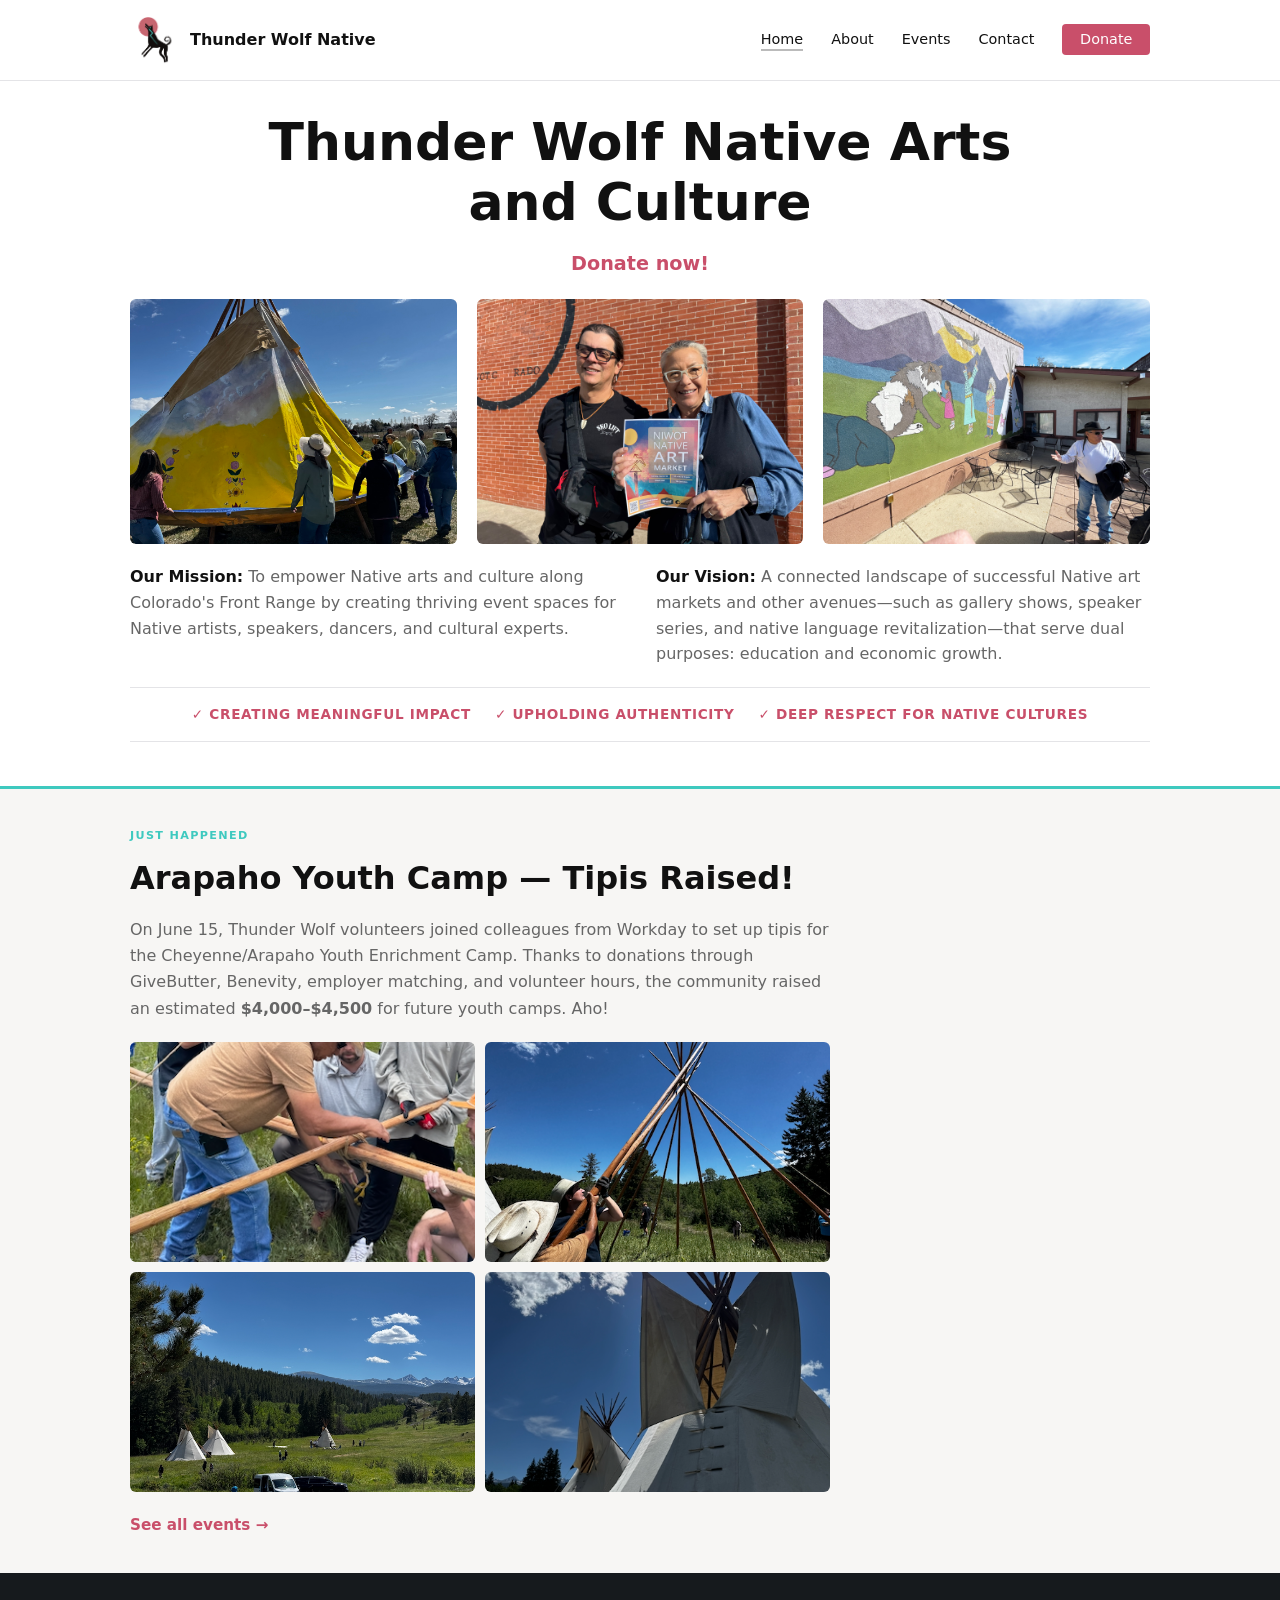
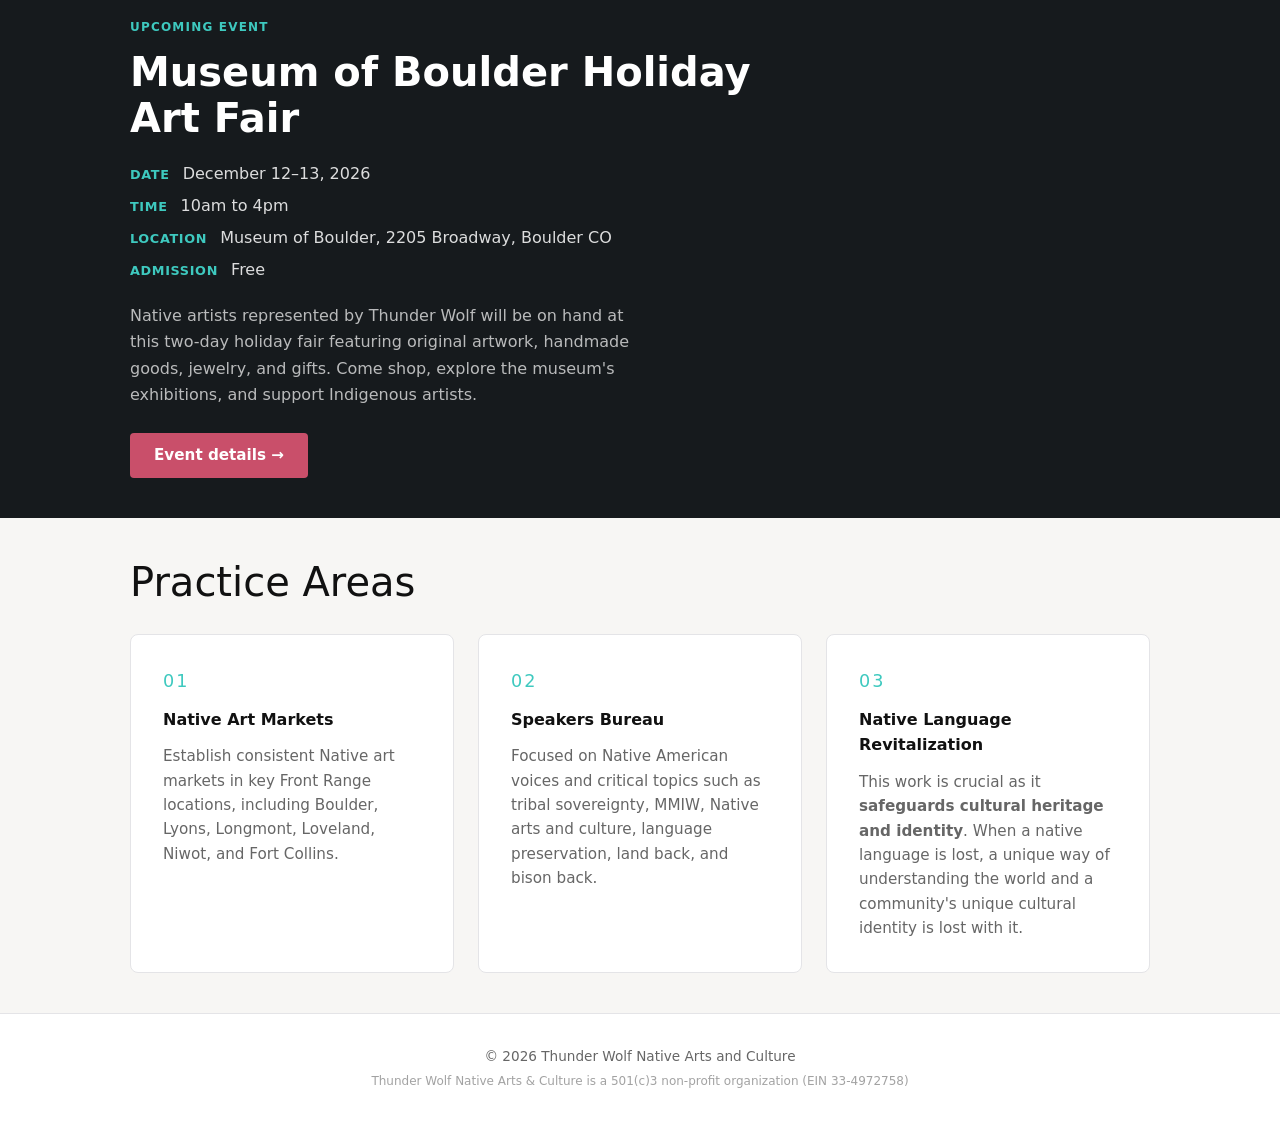
<file: index.html>
<!DOCTYPE html>
<html lang="en">
<head>
  <meta charset="UTF-8">
  <meta name="viewport" content="width=device-width, initial-scale=1.0">
  <title>Thunder Wolf Native Arts and Culture</title>
  <meta name="description" content="Empowering Native arts and culture along Colorado's Front Range by creating thriving event spaces for Native artists, speakers, dancers, and cultural experts.">
  <meta property="og:title" content="Thunder Wolf Native Arts and Culture">
  <meta property="og:description" content="Empowering Native arts and culture along Colorado's Front Range.">
  <meta property="og:image" content="https://thunderwolfnative.org/img/logo.png">
  <meta property="og:url" content="https://thunderwolfnative.org">
  <meta property="og:type" content="website">
  <link rel="stylesheet" href="css/style.css">
  <!-- Google tag (gtag.js) -->
  <script async src="https://www.googletagmanager.com/gtag/js?id=G-LJMXVS3ESV"></script>
  <script>
    window.dataLayer = window.dataLayer || [];
    function gtag(){dataLayer.push(arguments);}
    gtag('js', new Date());
    gtag('config', 'G-LJMXVS3ESV');
  </script>
</head>
<body>

  <nav>
    <div class="container nav-inner">
      <a href="/" class="nav-brand">
        <img src="img/logo.png" alt="Thunder Wolf logo">
        Thunder Wolf Native
      </a>
      <ul class="nav-links">
        <li><a href="index.html" class="active">Home</a></li>
        <li><a href="about.html">About</a></li>
        <li><a href="events.html">Events</a></li>
        <li><a href="contact.html">Contact</a></li>
        <li><a href="donate.html" class="nav-donate">Donate</a></li>
      </ul>
    </div>
  </nav>

  <main>

    <section class="hero container">
      <h1>Thunder Wolf Native Arts and Culture</h1>
      <p class="donate-cta"><a href="donate.html">Donate now!</a></p>

      <div class="hero-images">
        <img src="img/raise-tipi.jpg" alt="Raising the Lakota tipi in Niwot">
        <img src="img/tmyer-nico.jpg" alt="Tom Myer at a Native arts event">
        <img src="img/fred-niwot.jpg" alt="Fred Mosqueda speaking in Niwot">
      </div>

      <div class="mission-vision">
        <p><strong>Our Mission:</strong> To empower Native arts and culture along Colorado's Front Range by creating thriving event spaces for Native artists, speakers, dancers, and cultural experts.</p>
        <p><strong>Our Vision:</strong> A connected landscape of successful Native art markets and other avenues—such as gallery shows, speaker series, and native language revitalization—that serve dual purposes: education and economic growth.</p>
      </div>

      <div class="value-props">
        <span>Creating Meaningful Impact</span>
        <span>Upholding Authenticity</span>
        <span>Deep Respect for Native Cultures</span>
      </div>
    </section>

    <section class="news-splash">
      <div class="container">
        <div class="news-splash-inner">
          <span class="news-label">Just happened</span>
          <h2>Arapaho Youth Camp — Tipis Raised!</h2>
          <p>On June 15, Thunder Wolf volunteers joined colleagues from Workday to set up tipis for the Cheyenne/Arapaho Youth Enrichment Camp. Thanks to donations through GiveButter, Benevity, employer matching, and volunteer hours, the community raised an estimated <strong>$4,000–$4,500</strong> for future youth camps. Aho!</p>
          <div class="news-photos">
            <img src="img/camp-1.png" alt="Volunteers raising the tipi at Arapaho Youth Camp">
            <img src="img/camp-2.png" alt="Tipi setup at Arapaho Youth Camp">
            <img src="img/camp-3.png" alt="Community at Arapaho Youth Camp">
            <img src="img/camp-4.png" alt="Completed tipi at Arapaho Youth Camp">
          </div>
          <a href="events.html" class="news-link">See all events &rarr;</a>
        </div>
      </div>
    </section>

    <section class="event-spotlight">
      <div class="container">
        <div class="event-spotlight-inner event-spotlight-inner--no-poster">
          <div class="event-details">
            <span class="event-label">Upcoming Event</span>
            <h2>Museum of Boulder Holiday Art Fair</h2>
            <ul class="event-meta">
              <li><strong>Date</strong> December 12–13, 2026</li>
              <li><strong>Time</strong> 10am to 4pm</li>
              <li><strong>Location</strong> Museum of Boulder, 2205 Broadway, Boulder CO</li>
              <li><strong>Admission</strong> Free</li>
            </ul>
            <p>Native artists represented by Thunder Wolf will be on hand at this two-day holiday fair featuring original artwork, handmade goods, jewelry, and gifts. Come shop, explore the museum's exhibitions, and support Indigenous artists.</p>
            <a href="https://museumofboulder.org/events/museum-of-boulder-holiday-art-fair/2026-12-13/" class="event-link" target="_blank" rel="noopener noreferrer">Event details &rarr;</a>
          </div>
        </div>
      </div>
    </section>

    <section class="practice">
      <div class="container">
        <div class="practice-header">
          <h2>Practice Areas</h2>
        </div>
        <div class="cards">
          <div class="card">
            <span class="card-num">01</span>
            <h3>Native Art Markets</h3>
            <p>Establish consistent Native art markets in key Front Range locations, including Boulder, Lyons, Longmont, Loveland, Niwot, and Fort Collins.</p>
          </div>
          <div class="card">
            <span class="card-num">02</span>
            <h3>Speakers Bureau</h3>
            <p>Focused on Native American voices and critical topics such as tribal sovereignty, MMIW, Native arts and culture, language preservation, land back, and bison back.</p>
          </div>
          <div class="card">
            <span class="card-num">03</span>
            <h3>Native Language Revitalization</h3>
            <p>This work is crucial as it <strong>safeguards cultural heritage and identity</strong>. When a native language is lost, a unique way of understanding the world and a community's unique cultural identity is lost with it.</p>
          </div>
        </div>
      </div>
    </section>

  </main>

  <footer>
    <div class="container">
      <p>&copy; 2026 Thunder Wolf Native Arts and Culture</p><p class="footer-ein">Thunder Wolf Native Arts &amp; Culture is a 501(c)3 non-profit organization (EIN 33-4972758)</p>
    </div>
  </footer>

</body>
</html>
</file>
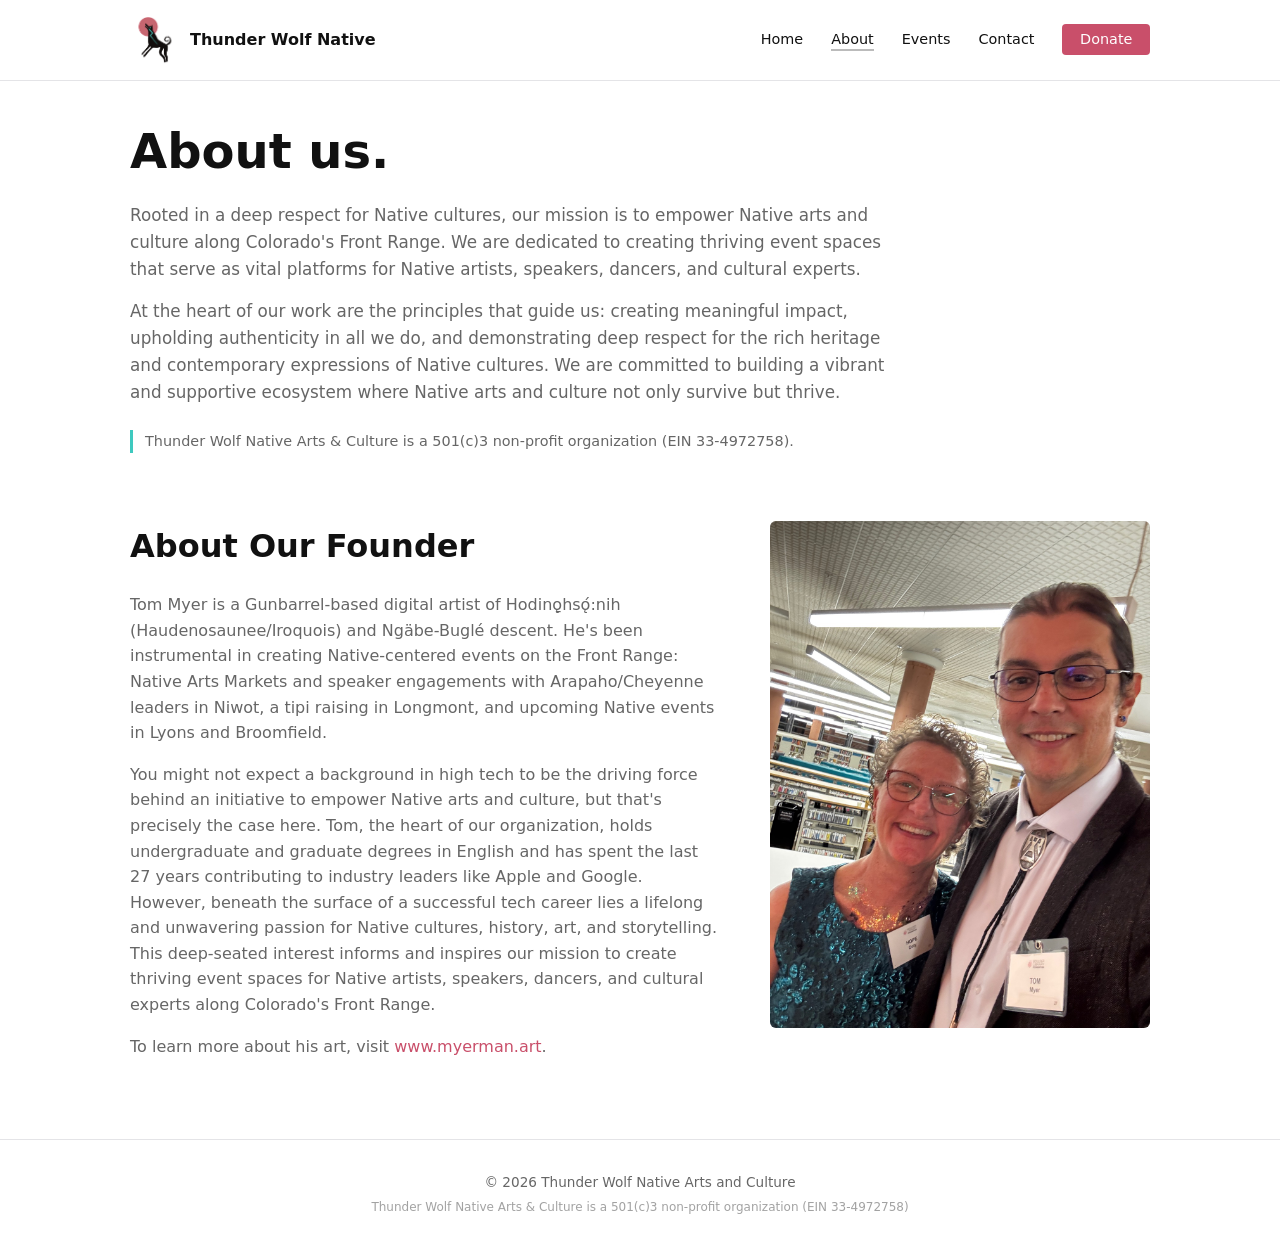
<file: about.html>
<!DOCTYPE html>
<html lang="en">
<head>
  <meta charset="UTF-8">
  <meta name="viewport" content="width=device-width, initial-scale=1.0">
  <title>About Us — Thunder Wolf Native Arts and Culture</title>
  <meta name="description" content="Thunder Wolf Native Arts and Culture is a 501(c)3 nonprofit empowering Native arts and culture along Colorado's Front Range.">
  <meta property="og:title" content="About Us — Thunder Wolf Native Arts and Culture">
  <meta property="og:image" content="https://thunderwolfnative.org/img/logo.png">
  <meta property="og:url" content="https://thunderwolfnative.org/about.html">
  <meta property="og:type" content="website">
  <link rel="stylesheet" href="css/style.css">
  <!-- Google tag (gtag.js) -->
  <script async src="https://www.googletagmanager.com/gtag/js?id=G-LJMXVS3ESV"></script>
  <script>
    window.dataLayer = window.dataLayer || [];
    function gtag(){dataLayer.push(arguments);}
    gtag('js', new Date());
    gtag('config', 'G-LJMXVS3ESV');
  </script>
</head>
<body>

  <nav>
    <div class="container nav-inner">
      <a href="index.html" class="nav-brand">
        <img src="img/logo.png" alt="Thunder Wolf logo">
        Thunder Wolf Native
      </a>
      <ul class="nav-links">
        <li><a href="index.html">Home</a></li>
        <li><a href="about.html" class="active">About</a></li>
        <li><a href="events.html">Events</a></li>
        <li><a href="contact.html">Contact</a></li>
        <li><a href="donate.html" class="nav-donate">Donate</a></li>
      </ul>
    </div>
  </nav>

  <main>

    <section class="page-hero container">
      <h1>About us.</h1>
      <p>Rooted in a deep respect for Native cultures, our mission is to empower Native arts and culture along Colorado's Front Range. We are dedicated to creating thriving event spaces that serve as vital platforms for Native artists, speakers, dancers, and cultural experts.</p>
      <p>At the heart of our work are the principles that guide us: creating meaningful impact, upholding authenticity in all we do, and demonstrating deep respect for the rich heritage and contemporary expressions of Native cultures. We are committed to building a vibrant and supportive ecosystem where Native arts and culture not only survive but thrive.</p>
      <p class="ein">Thunder Wolf Native Arts &amp; Culture is a 501(c)3 non-profit organization (EIN 33-4972758).</p>
    </section>

    <section class="founder container">
      <div class="founder-inner">
        <div class="founder-text">
          <h2>About Our Founder</h2>
          <p>Tom Myer is a Gunbarrel-based digital artist of Hodinǫ̱hsǫ́:nih (Haudenosaunee/Iroquois) and Ngäbe-Buglé descent. He's been instrumental in creating Native-centered events on the Front Range: Native Arts Markets and speaker engagements with Arapaho/Cheyenne leaders in Niwot, a tipi raising in Longmont, and upcoming Native events in Lyons and Broomfield.</p>
          <p>You might not expect a background in high tech to be the driving force behind an initiative to empower Native arts and culture, but that's precisely the case here. Tom, the heart of our organization, holds undergraduate and graduate degrees in English and has spent the last 27 years contributing to industry leaders like Apple and Google. However, beneath the surface of a successful tech career lies a lifelong and unwavering passion for Native cultures, history, art, and storytelling. This deep-seated interest informs and inspires our mission to create thriving event spaces for Native artists, speakers, dancers, and cultural experts along Colorado's Front Range.</p>
          <p>To learn more about his art, visit <a href="https://www.myerman.art">www.myerman.art</a>.</p>
        </div>
        <div class="founder-photo">
          <img src="img/about-pic.jpg" alt="Tom Myer, founder of Thunder Wolf Native Arts and Culture">
        </div>
      </div>
    </section>

  </main>

  <footer>
    <div class="container">
      <p>&copy; 2026 Thunder Wolf Native Arts and Culture</p><p class="footer-ein">Thunder Wolf Native Arts &amp; Culture is a 501(c)3 non-profit organization (EIN 33-4972758)</p>
    </div>
  </footer>

</body>
</html>
</file>
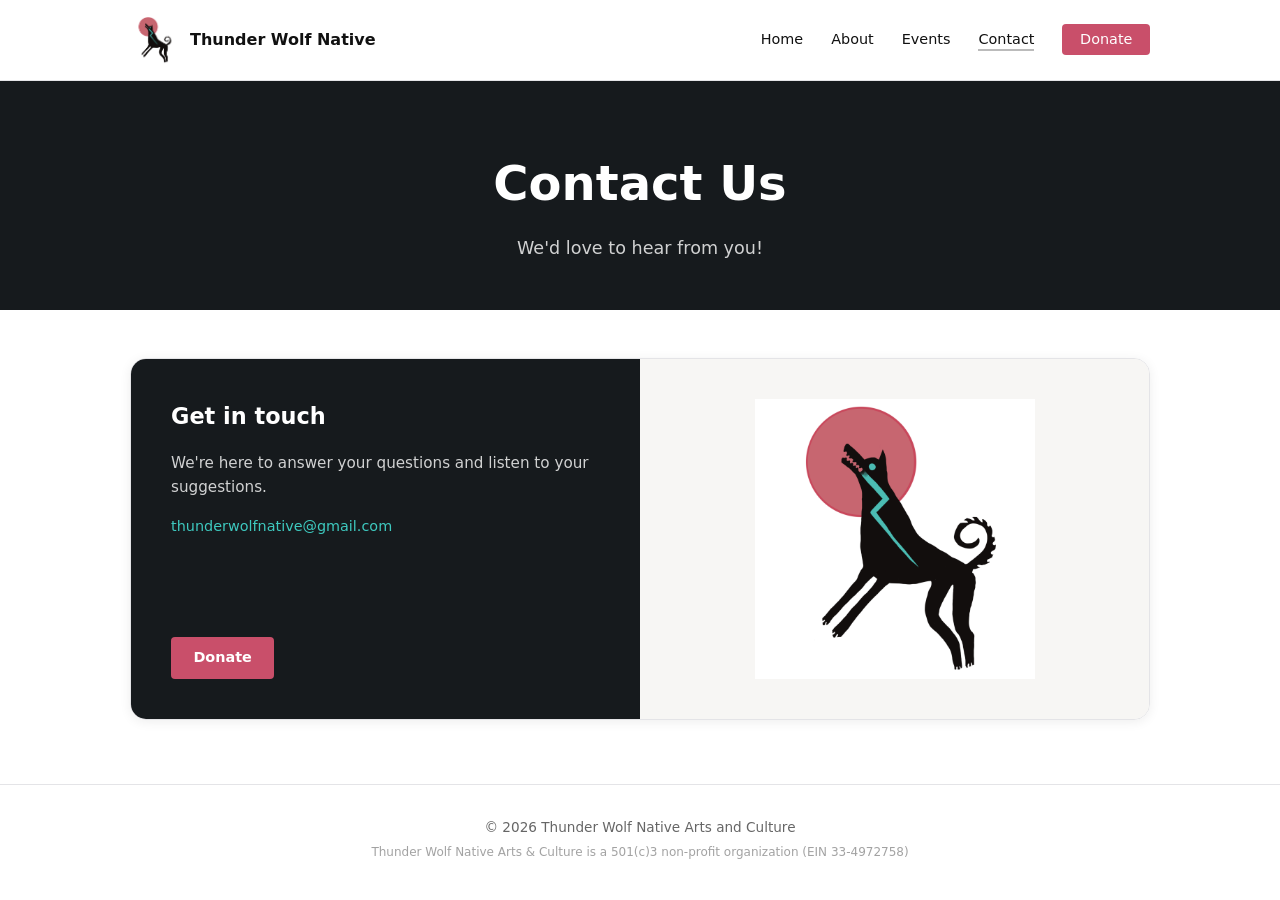
<file: contact.html>
<!DOCTYPE html>
<html lang="en">
<head>
  <meta charset="UTF-8">
  <meta name="viewport" content="width=device-width, initial-scale=1.0">
  <title>Contact — Thunder Wolf Native Arts and Culture</title>
  <meta name="description" content="Get in touch with Thunder Wolf Native Arts and Culture. We'd love to hear from you.">
  <meta property="og:title" content="Contact — Thunder Wolf Native Arts and Culture">
  <meta property="og:image" content="https://thunderwolfnative.org/img/logo.png">
  <meta property="og:url" content="https://thunderwolfnative.org/contact.html">
  <meta property="og:type" content="website">
  <link rel="stylesheet" href="css/style.css">
  <!-- Google tag (gtag.js) -->
  <script async src="https://www.googletagmanager.com/gtag/js?id=G-LJMXVS3ESV"></script>
  <script>
    window.dataLayer = window.dataLayer || [];
    function gtag(){dataLayer.push(arguments);}
    gtag('js', new Date());
    gtag('config', 'G-LJMXVS3ESV');
  </script>
</head>
<body>

  <nav>
    <div class="container nav-inner">
      <a href="index.html" class="nav-brand">
        <img src="img/logo.png" alt="Thunder Wolf logo">
        Thunder Wolf Native
      </a>
      <ul class="nav-links">
        <li><a href="index.html">Home</a></li>
        <li><a href="about.html">About</a></li>
        <li><a href="events.html">Events</a></li>
        <li><a href="contact.html" class="active">Contact</a></li>
        <li><a href="donate.html" class="nav-donate">Donate</a></li>
      </ul>
    </div>
  </nav>

  <main>

    <section class="contact-hero">
      <div class="container">
        <h1>Contact Us</h1>
        <p>We'd love to hear from you!</p>
      </div>
    </section>

    <section class="contact-body container">
      <div class="contact-card">
        <div class="contact-sidebar">
          <h2>Get in touch</h2>
          <p>We're here to answer your questions and listen to your suggestions.</p>
          <a href="mailto:thunderwolfnative@gmail.com" class="contact-email">thunderwolfnative@gmail.com</a>
          <a href="donate.html" class="contact-donate">Donate</a>
        </div>
        <div class="contact-image">
          <img src="img/logo.png" alt="Thunder Wolf Native Arts and Culture">
        </div>
      </div>
    </section>

  </main>

  <footer>
    <div class="container">
      <p>&copy; 2026 Thunder Wolf Native Arts and Culture</p><p class="footer-ein">Thunder Wolf Native Arts &amp; Culture is a 501(c)3 non-profit organization (EIN 33-4972758)</p>
    </div>
  </footer>

</body>
</html>
</file>
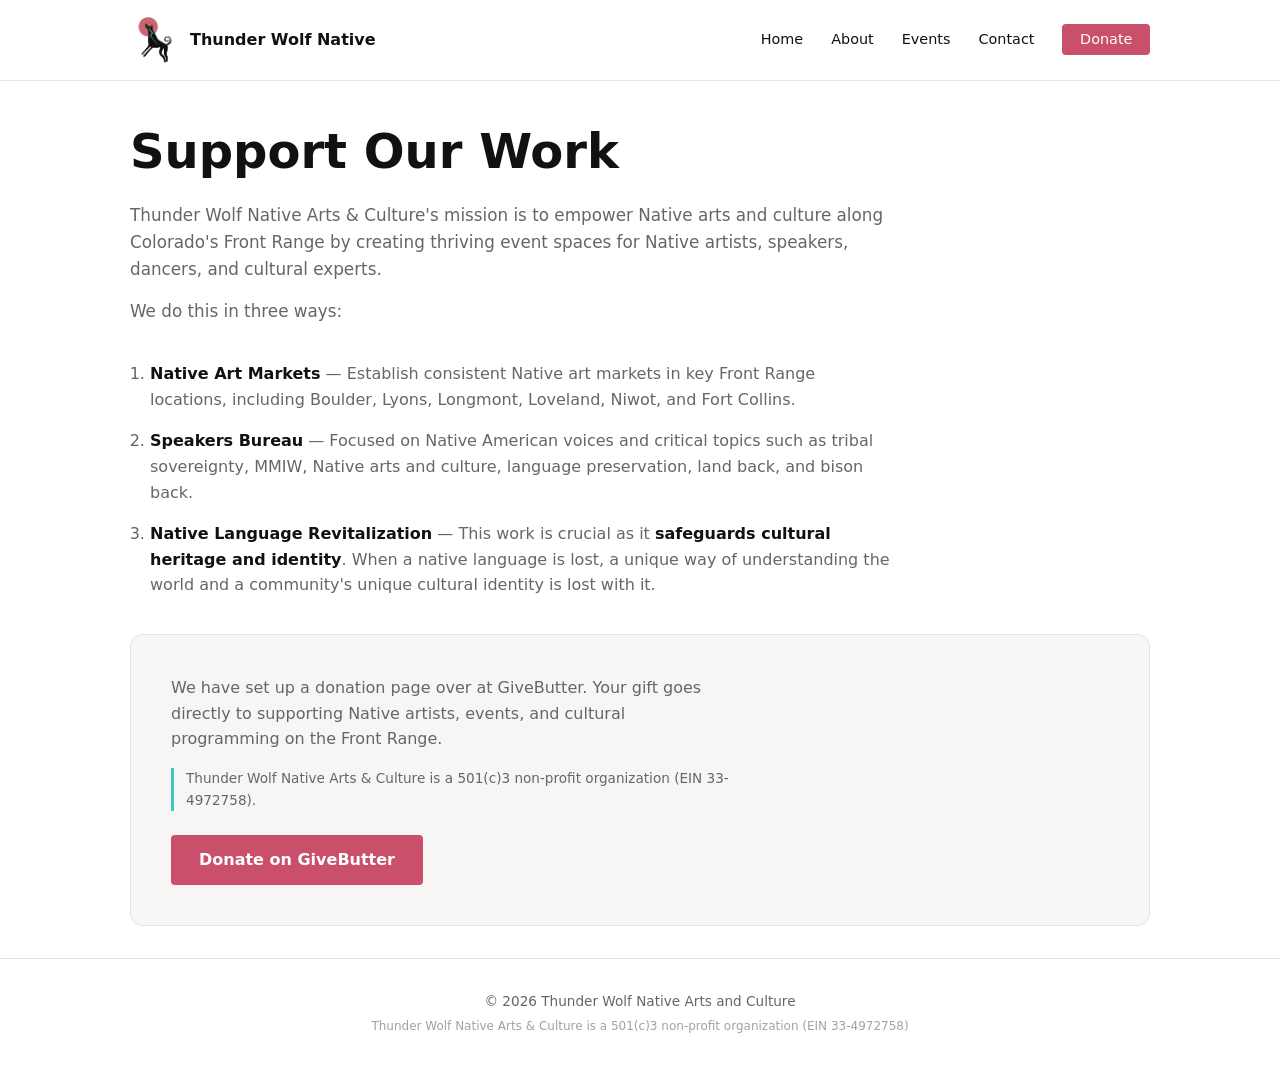
<file: donate.html>
<!DOCTYPE html>
<html lang="en">
<head>
  <meta charset="UTF-8">
  <meta name="viewport" content="width=device-width, initial-scale=1.0">
  <title>Donate — Thunder Wolf Native Arts and Culture</title>
  <meta name="description" content="Support Native arts and culture along Colorado's Front Range. Thunder Wolf Native Arts &amp; Culture is a 501(c)3 nonprofit (EIN 33-4972758).">
  <meta property="og:title" content="Donate — Thunder Wolf Native Arts and Culture">
  <meta property="og:image" content="https://thunderwolfnative.org/img/logo.png">
  <meta property="og:url" content="https://thunderwolfnative.org/donate.html">
  <meta property="og:type" content="website">
  <link rel="stylesheet" href="css/style.css">
  <!-- Google tag (gtag.js) -->
  <script async src="https://www.googletagmanager.com/gtag/js?id=G-LJMXVS3ESV"></script>
  <script>
    window.dataLayer = window.dataLayer || [];
    function gtag(){dataLayer.push(arguments);}
    gtag('js', new Date());
    gtag('config', 'G-LJMXVS3ESV');
  </script>
</head>
<body>

  <nav>
    <div class="container nav-inner">
      <a href="index.html" class="nav-brand">
        <img src="img/logo.png" alt="Thunder Wolf logo">
        Thunder Wolf Native
      </a>
      <ul class="nav-links">
        <li><a href="index.html">Home</a></li>
        <li><a href="about.html">About</a></li>
        <li><a href="events.html">Events</a></li>
        <li><a href="contact.html">Contact</a></li>
        <li><a href="donate.html" class="nav-donate">Donate</a></li>
      </ul>
    </div>
  </nav>

  <main>

    <section class="page-hero container">
      <h1>Support Our Work</h1>
      <p>Thunder Wolf Native Arts &amp; Culture's mission is to empower Native arts and culture along Colorado's Front Range by creating thriving event spaces for Native artists, speakers, dancers, and cultural experts.</p>
      <p>We do this in three ways:</p>
    </section>

    <section class="donate-ways container">
      <ol class="donate-list">
        <li>
          <strong>Native Art Markets</strong> — Establish consistent Native art markets in key Front Range locations, including Boulder, Lyons, Longmont, Loveland, Niwot, and Fort Collins.
        </li>
        <li>
          <strong>Speakers Bureau</strong> — Focused on Native American voices and critical topics such as tribal sovereignty, MMIW, Native arts and culture, language preservation, land back, and bison back.
        </li>
        <li>
          <strong>Native Language Revitalization</strong> — This work is crucial as it <strong>safeguards cultural heritage and identity</strong>. When a native language is lost, a unique way of understanding the world and a community's unique cultural identity is lost with it.
        </li>
      </ol>
    </section>

    <section class="donate-cta-section container">
      <div class="donate-box">
        <div class="donate-box-text">
          <p>We have set up a donation page over at GiveButter. Your gift goes directly to supporting Native artists, events, and cultural programming on the Front Range.</p>
          <p class="ein">Thunder Wolf Native Arts &amp; Culture is a 501(c)3 non-profit organization (EIN 33-4972758).</p>
          <a href="https://givebutter.com/thunderwolf" class="donate-button" target="_blank" rel="noopener noreferrer">Donate on GiveButter</a>
        </div>
      </div>
    </section>

  </main>

  <footer>
    <div class="container">
      <p>&copy; 2026 Thunder Wolf Native Arts and Culture</p><p class="footer-ein">Thunder Wolf Native Arts &amp; Culture is a 501(c)3 non-profit organization (EIN 33-4972758)</p>
    </div>
  </footer>

</body>
</html>
</file>
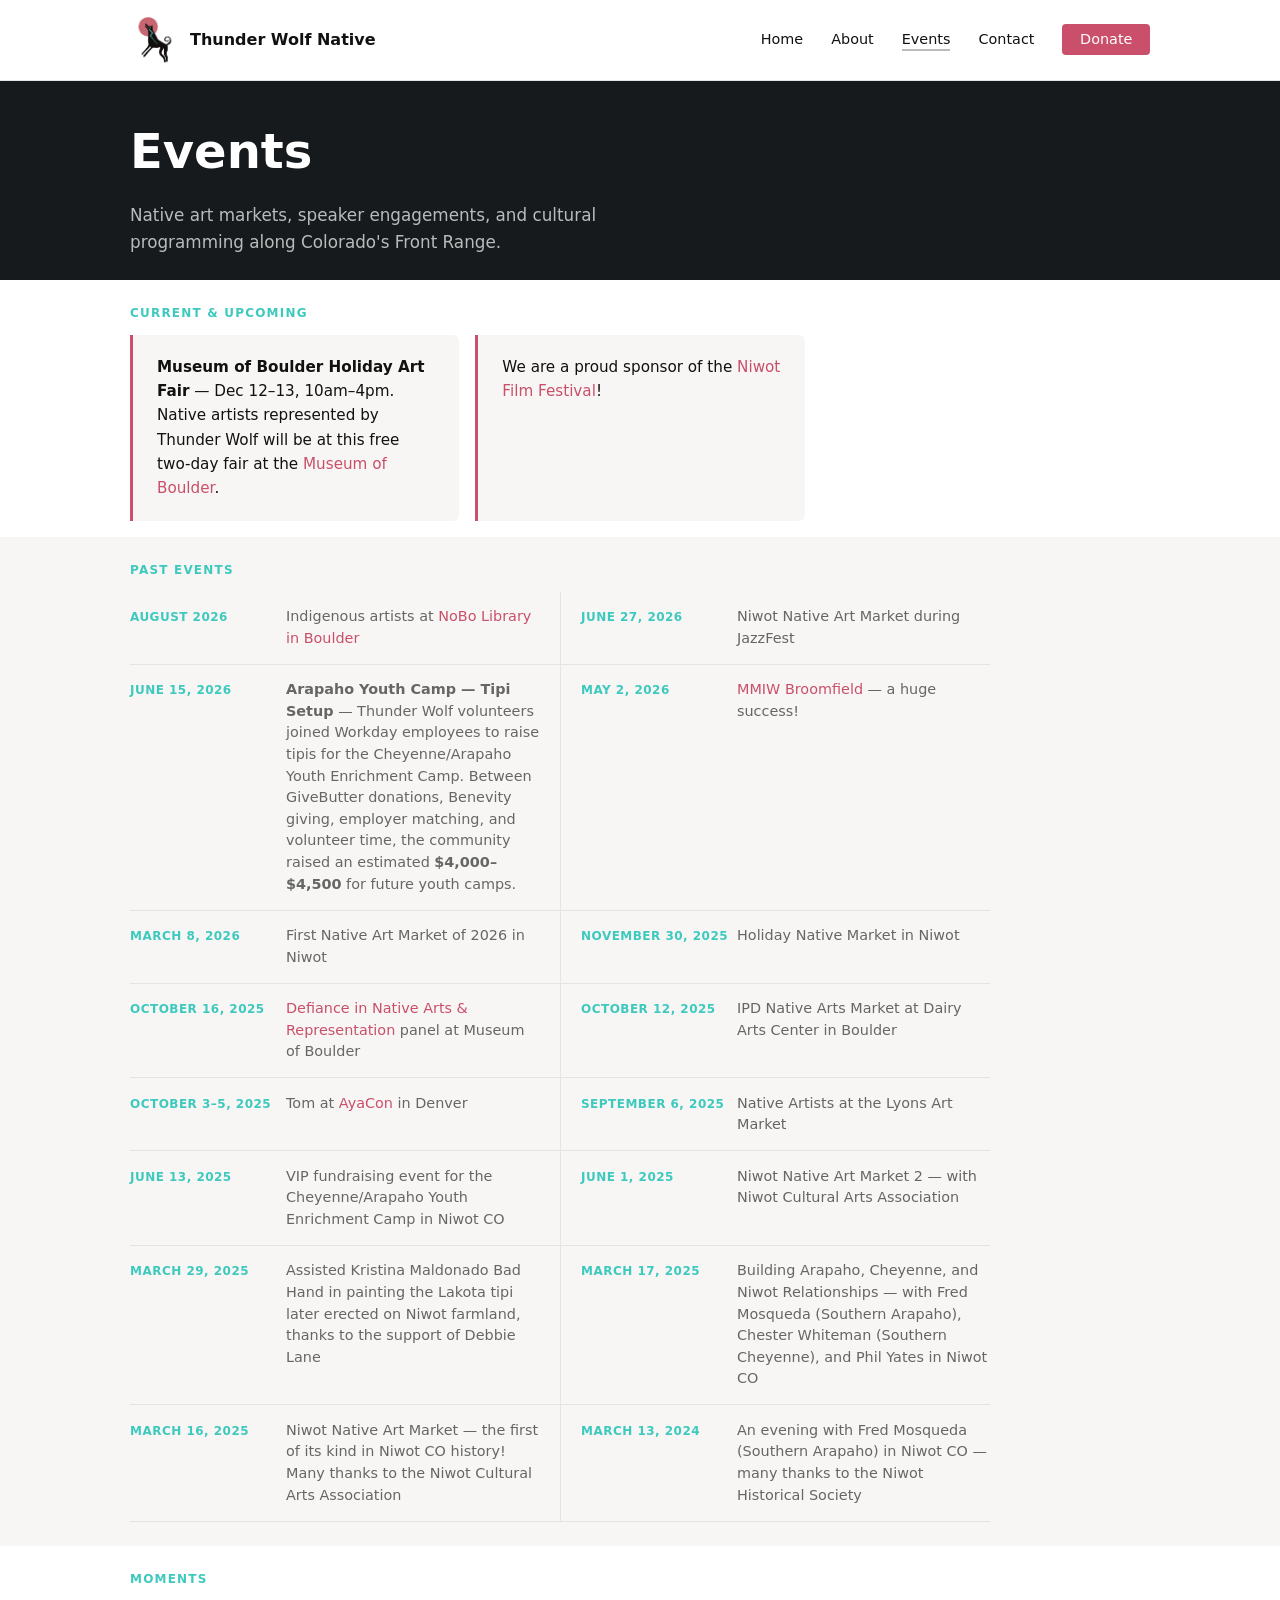
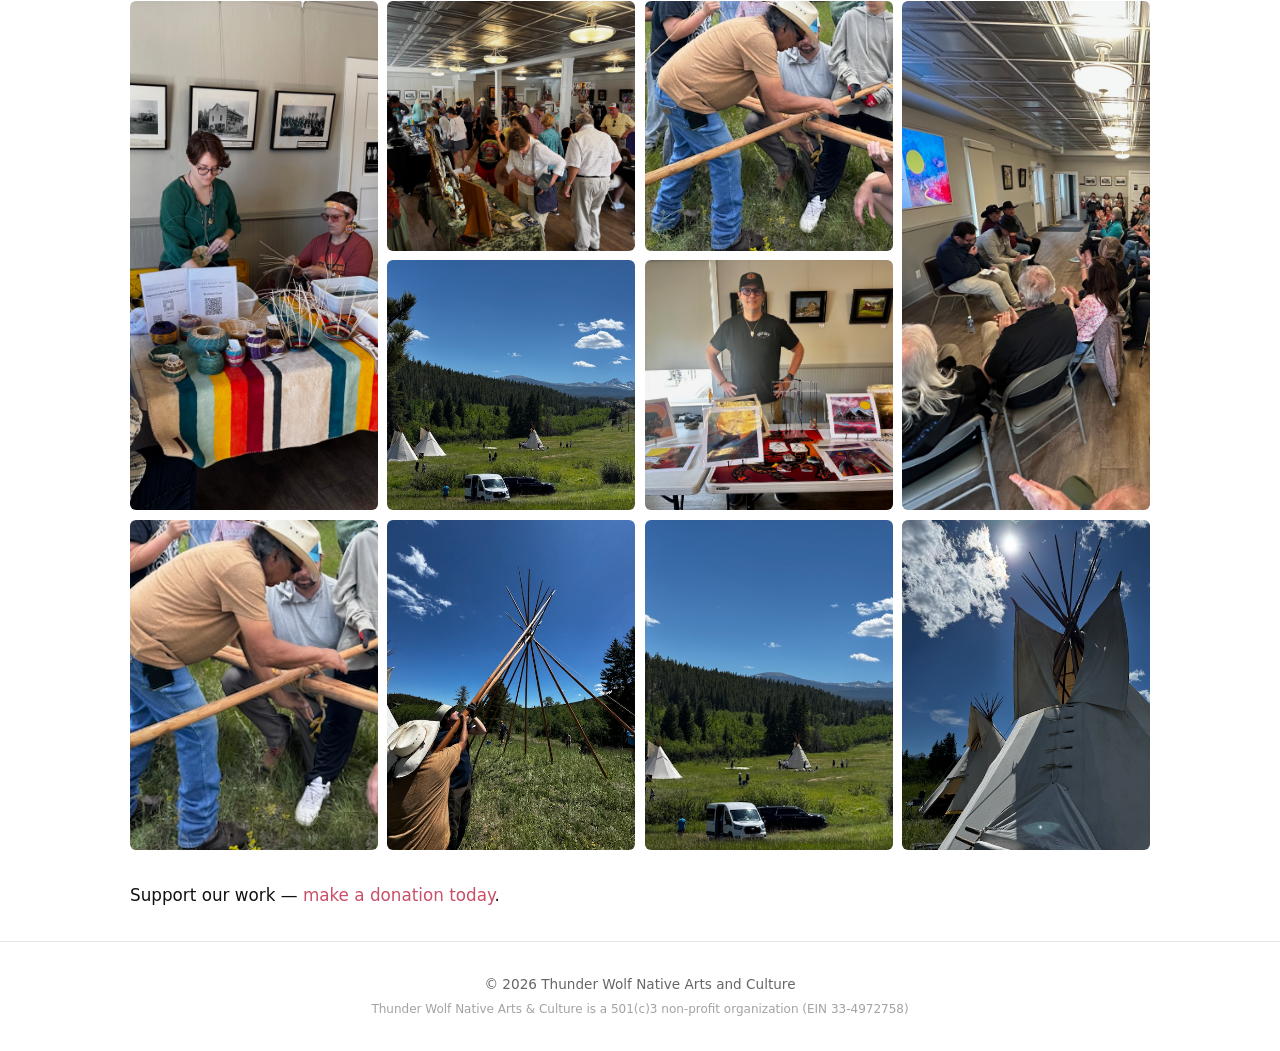
<file: events.html>
<!DOCTYPE html>
<html lang="en">
<head>
  <meta charset="UTF-8">
  <meta name="viewport" content="width=device-width, initial-scale=1.0">
  <title>Events — Thunder Wolf Native Arts and Culture</title>
  <meta name="description" content="Upcoming and past Native arts and culture events from Thunder Wolf Native along Colorado's Front Range.">
  <meta property="og:title" content="Events — Thunder Wolf Native Arts and Culture">
  <meta property="og:image" content="https://thunderwolfnative.org/img/logo.png">
  <meta property="og:url" content="https://thunderwolfnative.org/events.html">
  <meta property="og:type" content="website">
  <link rel="stylesheet" href="css/style.css">
  <!-- Google tag (gtag.js) -->
  <script async src="https://www.googletagmanager.com/gtag/js?id=G-LJMXVS3ESV"></script>
  <script>
    window.dataLayer = window.dataLayer || [];
    function gtag(){dataLayer.push(arguments);}
    gtag('js', new Date());
    gtag('config', 'G-LJMXVS3ESV');
  </script>
</head>
<body>

  <nav>
    <div class="container nav-inner">
      <a href="index.html" class="nav-brand">
        <img src="img/logo.png" alt="Thunder Wolf logo">
        Thunder Wolf Native
      </a>
      <ul class="nav-links">
        <li><a href="index.html">Home</a></li>
        <li><a href="about.html">About</a></li>
        <li><a href="events.html" class="active">Events</a></li>
        <li><a href="contact.html">Contact</a></li>
        <li><a href="donate.html" class="nav-donate">Donate</a></li>
      </ul>
    </div>
  </nav>

  <main>

    <section class="events-hero">
      <div class="container">
        <h1>Events</h1>
        <p>Native art markets, speaker engagements, and cultural programming along Colorado's Front Range.</p>
      </div>
    </section>

    <section class="events-upcoming-section container">
      <h2 class="events-section-label">Current &amp; Upcoming</h2>
      <div class="upcoming-cards">
        <div class="upcoming-card">
          <div class="upcoming-card-body">
            <p><strong>Museum of Boulder Holiday Art Fair</strong> — Dec 12–13, 10am–4pm. Native artists represented by Thunder Wolf will be at this free two-day fair at the <a href="https://museumofboulder.org/events/museum-of-boulder-holiday-art-fair/2026-12-13/" target="_blank" rel="noopener noreferrer">Museum of Boulder</a>.</p>
          </div>
        </div>
        <div class="upcoming-card">
          <div class="upcoming-card-body">
            <p>We are a proud sponsor of the <a href="https://niwotfilmfestival.com" target="_blank" rel="noopener noreferrer">Niwot Film Festival</a>!</p>
          </div>
        </div>
      </div>
    </section>

    <section class="events-past-section">
      <div class="container">
        <h2 class="events-section-label">Past Events</h2>
        <div class="timeline">
          <div class="timeline-item">
            <span class="timeline-date">August 2026</span>
            <p>Indigenous artists at <a href="https://boulderlibrary.org/nobo" target="_blank" rel="noopener noreferrer">NoBo Library in Boulder</a></p>
          </div>
          <div class="timeline-item">
            <span class="timeline-date">June 27, 2026</span>
            <p>Niwot Native Art Market during JazzFest</p>
          </div>
          <div class="timeline-item">
            <span class="timeline-date">June 15, 2026</span>
            <p><strong>Arapaho Youth Camp — Tipi Setup</strong> — Thunder Wolf volunteers joined Workday employees to raise tipis for the Cheyenne/Arapaho Youth Enrichment Camp. Between GiveButter donations, Benevity giving, employer matching, and volunteer time, the community raised an estimated <strong>$4,000–$4,500</strong> for future youth camps.</p>
          </div>
          <div class="timeline-item">
            <span class="timeline-date">May 2, 2026</span>
            <p><a href="https://www.patreon.com/posts/157199375?utm_medium=clipboard_copy&utm_source=copyLink&utm_campaign=postshare_fan&utm_content=web_share">MMIW Broomfield</a> — a huge success!</p>
          </div>
          <div class="timeline-item">
            <span class="timeline-date">March 8, 2026</span>
            <p>First Native Art Market of 2026 in Niwot</p>
          </div>
          <div class="timeline-item">
            <span class="timeline-date">November 30, 2025</span>
            <p>Holiday Native Market in Niwot</p>
          </div>
          <div class="timeline-item">
            <span class="timeline-date">October 16, 2025</span>
            <p><a href="https://museumofboulder.org/events/defiance-in-native-arts-representation/" target="_blank" rel="noopener noreferrer">Defiance in Native Arts &amp; Representation</a> panel at Museum of Boulder</p>
          </div>
          <div class="timeline-item">
            <span class="timeline-date">October 12, 2025</span>
            <p>IPD Native Arts Market at Dairy Arts Center in Boulder</p>
          </div>
          <div class="timeline-item">
            <span class="timeline-date">October 3–5, 2025</span>
            <p>Tom at <a href="https://createaya.org/aya-con" target="_blank" rel="noopener noreferrer">AyaCon</a> in Denver</p>
          </div>
          <div class="timeline-item">
            <span class="timeline-date">September 6, 2025</span>
            <p>Native Artists at the Lyons Art Market</p>
          </div>
          <div class="timeline-item">
            <span class="timeline-date">June 13, 2025</span>
            <p>VIP fundraising event for the Cheyenne/Arapaho Youth Enrichment Camp in Niwot CO</p>
          </div>
          <div class="timeline-item">
            <span class="timeline-date">June 1, 2025</span>
            <p>Niwot Native Art Market 2 — with Niwot Cultural Arts Association</p>
          </div>
          <div class="timeline-item">
            <span class="timeline-date">March 29, 2025</span>
            <p>Assisted Kristina Maldonado Bad Hand in painting the Lakota tipi later erected on Niwot farmland, thanks to the support of Debbie Lane</p>
          </div>
          <div class="timeline-item">
            <span class="timeline-date">March 17, 2025</span>
            <p>Building Arapaho, Cheyenne, and Niwot Relationships — with Fred Mosqueda (Southern Arapaho), Chester Whiteman (Southern Cheyenne), and Phil Yates in Niwot CO</p>
          </div>
          <div class="timeline-item">
            <span class="timeline-date">March 16, 2025</span>
            <p>Niwot Native Art Market — the first of its kind in Niwot CO history! Many thanks to the Niwot Cultural Arts Association</p>
          </div>
          <div class="timeline-item">
            <span class="timeline-date">March 13, 2024</span>
            <p>An evening with Fred Mosqueda (Southern Arapaho) in Niwot CO — many thanks to the Niwot Historical Society</p>
          </div>
        </div>
      </div>
    </section>

    <section class="events-gallery-section container">
      <h2 class="events-section-label">Moments</h2>
      <div class="mosaic">
        <img src="img/events-1.jpg" alt="Native art market event">
        <img src="img/events-2.jpg" alt="Native arts and culture event">
        <img src="img/camp-1.png" alt="Volunteers raising tipis at Arapaho Youth Camp">
        <img src="img/camp-3.png" alt="Tipis in the mountain meadow at Arapaho Youth Camp">
        <img src="img/events-5.jpg" alt="Native arts event">
        <img src="img/fred-chester-panel.jpg" alt="Fred and Chester panel event">
        <img src="img/camp-1.png" alt="Volunteers raising the tipi at Arapaho Youth Camp">
        <img src="img/camp-2.png" alt="Tipi setup at Arapaho Youth Camp">
        <img src="img/camp-3.png" alt="Community volunteers at Arapaho Youth Camp">
        <img src="img/camp-4.png" alt="Completed tipi at Arapaho Youth Camp">
      </div>
    </section>

    <section class="events-donate container">
      <p>Support our work &mdash; <a href="donate.html">make a donation today</a>.</p>
    </section>

  </main>

  <footer>
    <div class="container">
      <p>&copy; 2026 Thunder Wolf Native Arts and Culture</p><p class="footer-ein">Thunder Wolf Native Arts &amp; Culture is a 501(c)3 non-profit organization (EIN 33-4972758)</p>
    </div>
  </footer>

</body>
</html>
</file>
<file: css/style.css>
/* Thunder Wolf Native Arts and Culture */

:root {
  --black:   #111111;
  --rose:    #c94f6a;
  --teal:    #3ec9bf;
  --white:   #ffffff;
  --offwhite:#f7f6f4;
  --gray:    #666666;
  --border:  #e4e4e7;

  --max-w: 1100px;
  --pad: clamp(1.25rem, 5vw, 2.5rem);
}

*, *::before, *::after { box-sizing: border-box; margin: 0; padding: 0; }

html { font-size: 16px; scroll-behavior: smooth; }

body {
  font-family: system-ui, -apple-system, "Segoe UI", sans-serif;
  color: var(--black);
  background: var(--white);
  line-height: 1.6;
}

a { color: var(--rose); text-decoration: none; }
a:hover { text-decoration: underline; }

img { display: block; max-width: 100%; height: auto; }

/* ── Layout ── */
.container {
  max-width: var(--max-w);
  margin-inline: auto;
  padding-inline: var(--pad);
}

/* ── Nav ── */
nav {
  border-bottom: 1px solid var(--border);
  padding-block: 1rem;
}

.nav-inner {
  display: flex;
  align-items: center;
  justify-content: space-between;
  gap: 1rem;
}

.nav-brand {
  display: flex;
  align-items: center;
  gap: 0.75rem;
  text-decoration: none;
  color: var(--black);
  font-weight: 600;
  font-size: 1rem;
}

.nav-brand img { width: 48px; height: 48px; object-fit: contain; }

.nav-links {
  display: flex;
  gap: 1.75rem;
  list-style: none;
  font-size: 0.9rem;
  font-weight: 500;
}

.nav-links a { color: var(--black); }
.nav-links a:hover { color: var(--rose); text-decoration: none; }
.nav-links a.active { color: var(--black); border-bottom: 2px solid #bbb; padding-bottom: 2px; }

.nav-donate {
  background: var(--rose);
  color: var(--white) !important;
  padding: 0.45rem 1.1rem;
  border-radius: 4px;
}
.nav-donate:hover { background: #b03d58; }

/* ── Hero ── */
.hero {
  padding-block: 2rem 1.5rem;
  text-align: center;
}

.hero h1 {
  font-size: clamp(2rem, 5vw, 3.25rem);
  font-weight: 700;
  line-height: 1.15;
  max-width: 800px;
  margin-inline: auto;
}

.hero .donate-cta {
  margin-top: 1rem;
  font-size: 1.2rem;
  font-weight: 600;
}

/* ── Image grid ── */
.hero-images {
  display: grid;
  grid-template-columns: repeat(3, 1fr);
  gap: 1.25rem;
  margin-block: 1.25rem;
}

.hero-images img {
  width: 100%;
  aspect-ratio: 4 / 3;
  object-fit: cover;
  border-radius: 6px;
}

/* ── Mission / Vision ── */
.mission-vision {
  display: grid;
  grid-template-columns: 1fr 1fr;
  gap: 2rem;
  margin-top: 1.25rem;
  text-align: left;
}

.mission-vision p { color: var(--gray); font-size: 1rem; }
.mission-vision strong { color: var(--black); }

/* ── Value props ── */
.value-props {
  display: flex;
  flex-wrap: wrap;
  justify-content: center;
  gap: 1.5rem;
  padding-block: 1rem;
  font-size: 0.85rem;
  font-weight: 600;
  text-transform: uppercase;
  letter-spacing: 0.05em;
  color: var(--rose);
  border-top: 1px solid var(--border);
  border-bottom: 1px solid var(--border);
  margin-block: 1.25rem;
}

.value-props span::before {
  content: "✓ ";
}

/* ── Event Spotlight ── */
.event-spotlight {
  background: #161a1d;
  color: var(--white);
  padding-block: 2.5rem;
}

.event-spotlight-inner {
  display: grid;
  grid-template-columns: 380px 1fr;
  gap: 3rem;
  align-items: center;
}

.event-spotlight-inner--no-poster {
  grid-template-columns: 1fr;
  max-width: 680px;
}

.event-poster img {
  width: 100%;
  border-radius: 8px;
  box-shadow: 0 4px 24px rgba(0,0,0,0.4);
}

.event-label {
  display: inline-block;
  font-size: 0.75rem;
  font-weight: 700;
  text-transform: uppercase;
  letter-spacing: 0.1em;
  color: var(--teal);
  margin-bottom: 0.75rem;
}

.event-details h2 {
  font-size: clamp(1.75rem, 4vw, 2.5rem);
  font-weight: 700;
  line-height: 1.15;
  margin-bottom: 1.25rem;
}

.event-meta {
  list-style: none;
  display: flex;
  flex-direction: column;
  gap: 0.4rem;
  margin-bottom: 1.25rem;
}

.event-meta li {
  font-size: 1rem;
  color: rgba(255,255,255,0.85);
}

.event-meta strong {
  color: var(--teal);
  margin-right: 0.5rem;
  font-size: 0.8rem;
  text-transform: uppercase;
  letter-spacing: 0.05em;
}

.event-details p {
  color: rgba(255,255,255,0.7);
  font-size: 1rem;
  line-height: 1.65;
  max-width: 520px;
  margin-bottom: 1.5rem;
}

.event-link {
  display: inline-block;
  background: var(--rose);
  color: var(--white);
  padding: 0.65rem 1.5rem;
  border-radius: 4px;
  font-weight: 600;
  font-size: 0.95rem;
  text-decoration: none;
}

.event-link:hover {
  background: #b03d58;
  text-decoration: none;
}

@media (max-width: 768px) {
  .event-spotlight-inner {
    grid-template-columns: 1fr;
  }
  .event-poster img {
    max-width: 420px;
    margin-inline: auto;
  }
}

/* ── Practice Areas ── */
.practice {
  padding-block: 2rem 2.5rem;
  background: var(--offwhite);
}

.practice-header {
  margin-bottom: 1.25rem;
}

.practice-header h2 {
  font-size: clamp(1.75rem, 4vw, 2.5rem);
  font-weight: 500;
}

.cards {
  display: grid;
  grid-template-columns: repeat(3, 1fr);
  gap: 1.5rem;
}

.card {
  background: var(--white);
  border: 1px solid var(--border);
  border-radius: 8px;
  padding: 2rem;
  display: flex;
  flex-direction: column;
  gap: 0.75rem;
}

.card-num {
  font-size: 1.1rem;
  font-weight: 300;
  letter-spacing: 0.12em;
  color: var(--teal);
}

.card h3 {
  font-size: 1rem;
  font-weight: 600;
}

.card p {
  color: var(--gray);
  font-size: 0.95rem;
  line-height: 1.6;
}

/* ── Page Hero (interior pages) ── */
.page-hero {
  padding-block: 2rem 1.25rem;
}

.page-hero h1 {
  font-size: clamp(2rem, 5vw, 3rem);
  font-weight: 700;
  margin-bottom: 0.75rem;
}

.page-hero p {
  color: var(--gray);
  font-size: 1.05rem;
  max-width: 780px;
  margin-bottom: 1rem;
}

.page-hero .ein {
  margin-top: 1.5rem;
  font-size: 0.9rem;
  color: var(--gray);
  border-left: 3px solid var(--teal);
  padding-left: 0.75rem;
}

/* ── Founder ── */
.founder {
  padding-block: 2rem 4rem;
}

.founder-inner {
  display: grid;
  grid-template-columns: 1fr 380px;
  gap: 3rem;
  align-items: start;
}

.founder-text h2 {
  font-size: clamp(1.5rem, 3vw, 2rem);
  font-weight: 600;
  margin-bottom: 1.25rem;
}

.founder-text p {
  color: var(--gray);
  font-size: 1rem;
  margin-bottom: 1rem;
  max-width: 620px;
}

.founder-photo img {
  width: 100%;
  border-radius: 6px;
  object-fit: cover;
}

@media (max-width: 768px) {
  .founder-inner {
    grid-template-columns: 1fr;
  }
  .founder-photo {
    order: -1;
  }
  .founder-photo img {
    max-width: 320px;
  }
}

/* ── Contact ── */
.contact-hero {
  background: #161a1d;
  color: var(--white);
  padding-block: 4rem 3rem;
  text-align: center;
}

.contact-hero h1 {
  font-size: clamp(2rem, 5vw, 3rem);
  font-weight: 700;
  margin-bottom: 0.75rem;
}

.contact-hero p {
  font-size: 1.1rem;
  opacity: 0.8;
}

.contact-body {
  padding-block: 3rem 4rem;
}

.contact-card {
  display: grid;
  grid-template-columns: 1fr 1fr;
  gap: 0;
  border-radius: 16px;
  overflow: hidden;
  border: 1px solid var(--border);
  box-shadow: 0 2px 12px rgba(0,0,0,0.07);
}

.contact-sidebar {
  background: #161a1d;
  color: var(--white);
  padding: 2.5rem;
  display: flex;
  flex-direction: column;
  gap: 1rem;
}

.contact-sidebar h2 {
  font-size: 1.4rem;
  font-weight: 600;
}

.contact-sidebar > p {
  opacity: 0.8;
  font-size: 0.95rem;
  line-height: 1.6;
}

.contact-email {
  color: var(--teal);
  font-size: 0.9rem;
  word-break: break-all;
}

.contact-email:hover { opacity: 0.8; text-decoration: none; }

.contact-donate {
  display: inline-block;
  margin-top: auto;
  background: var(--rose);
  color: var(--white);
  padding: 0.6rem 1.4rem;
  border-radius: 4px;
  font-weight: 600;
  font-size: 0.9rem;
  width: fit-content;
}

.contact-donate:hover { background: #b03d58; text-decoration: none; }

.contact-image {
  display: flex;
  align-items: center;
  justify-content: center;
  background: var(--offwhite);
  padding: 2.5rem;
}

.contact-image img {
  width: 100%;
  max-width: 280px;
  height: auto;
  object-fit: contain;
  display: block;
}

@media (max-width: 768px) {
  .contact-card {
    grid-template-columns: 1fr;
  }
  .contact-image img {
    aspect-ratio: 4 / 3;
    height: auto;
  }
}

/* ── Events ── */
.events-hero {
  background: #161a1d;
  color: var(--white);
  padding-block: 2rem 1.5rem;
}

.events-hero h1 {
  font-size: clamp(2rem, 5vw, 3rem);
  font-weight: 700;
  margin-bottom: 0.75rem;
}

.events-hero p {
  font-size: 1.05rem;
  opacity: 0.7;
  max-width: 560px;
}

.events-section-label {
  font-size: 0.75rem;
  font-weight: 700;
  text-transform: uppercase;
  letter-spacing: 0.1em;
  color: var(--teal);
  margin-bottom: 0.75rem;
}

/* Upcoming cards */
.events-upcoming-section {
  padding-block: 1.5rem 1rem;
}

.upcoming-cards {
  display: grid;
  grid-template-columns: repeat(3, 1fr);
  gap: 1rem;
}

.upcoming-card {
  border-left: 3px solid var(--rose);
  background: var(--offwhite);
  border-radius: 0 6px 6px 0;
  padding: 1.25rem 1.5rem;
}

.upcoming-card p {
  font-size: 0.95rem;
  line-height: 1.6;
  color: var(--black);
}

.upcoming-card a { color: var(--rose); }

/* Past events timeline */
.events-past-section {
  background: var(--offwhite);
  padding-block: 1.5rem;
}

.timeline {
  display: grid;
  grid-template-columns: repeat(2, 1fr);
  gap: 0;
  max-width: 860px;
}

.timeline-item {
  padding: 0.9rem 1.25rem 0.9rem 0;
  border-bottom: 1px solid var(--border);
  display: grid;
  grid-template-columns: 140px 1fr;
  gap: 1rem;
  align-items: baseline;
}

.timeline-item:nth-child(even) {
  padding-left: 1.25rem;
  padding-right: 0;
  border-left: 1px solid var(--border);
}

.timeline-date {
  font-size: 0.75rem;
  font-weight: 700;
  text-transform: uppercase;
  letter-spacing: 0.04em;
  color: var(--teal);
  white-space: nowrap;
}

.timeline-item p {
  font-size: 0.9rem;
  color: var(--gray);
  line-height: 1.5;
}

.timeline-item a { color: var(--rose); }

/* Gallery */
.events-gallery-section {
  padding-block: 1.5rem 1rem;
}

.mosaic {
  display: grid;
  grid-template-columns: 1fr 1fr 1fr 1fr;
  grid-template-rows: 250px 250px;
  gap: 0.6rem;
}

.mosaic img {
  width: 100%;
  height: 100%;
  object-fit: cover;
  border-radius: 6px;
  display: block;
}

.mosaic img:nth-child(1) { grid-column: 1; grid-row: 1 / 3; }
.mosaic img:nth-child(2) { grid-column: 2; grid-row: 1; }
.mosaic img:nth-child(3) { grid-column: 3; grid-row: 1; }
.mosaic img:nth-child(4) { grid-column: 2; grid-row: 2; }
.mosaic img:nth-child(5) { grid-column: 3; grid-row: 2; }
.mosaic img:nth-child(6) { grid-column: 4; grid-row: 1 / 3; object-position: 25% center; }

.events-donate {
  padding-block: 1rem 2rem;
  font-size: 1.05rem;
}

@media (max-width: 768px) {
  .upcoming-cards {
    grid-template-columns: 1fr;
  }
  .timeline {
    grid-template-columns: 1fr;
  }
  .timeline-item {
    grid-template-columns: 120px 1fr;
    padding-left: 0 !important;
    border-left: none !important;
  }
  .mosaic {
    grid-template-columns: 1fr 1fr;
    grid-template-rows: repeat(3, 180px);
  }
  .mosaic img:nth-child(1) { grid-column: 1; grid-row: 1; }
  .mosaic img:nth-child(2) { grid-column: 2; grid-row: 1; }
  .mosaic img:nth-child(3) { grid-column: 1; grid-row: 2; }
  .mosaic img:nth-child(4) { grid-column: 2; grid-row: 2; }
  .mosaic img:nth-child(5) { grid-column: 1; grid-row: 3; }
  .mosaic img:nth-child(6) { grid-column: 2; grid-row: 3; }
}

/* ── Donate ── */
.donate-ways {
  padding-block: 0 1.25rem;
}

.donate-list {
  display: flex;
  flex-direction: column;
  gap: 1rem;
  padding-left: 1.25rem;
  max-width: 760px;
}

.donate-list li {
  font-size: 1rem;
  line-height: 1.6;
  color: var(--gray);
}

.donate-list li strong { color: var(--black); }

.donate-cta-section {
  padding-block: 1rem 2rem;
}

.donate-box {
  display: grid;
  grid-template-columns: 1fr auto;
  gap: 3rem;
  align-items: center;
  background: var(--offwhite);
  border: 1px solid var(--border);
  border-radius: 12px;
  padding: 2.5rem;
}

.donate-box-text p {
  color: var(--gray);
  font-size: 1rem;
  line-height: 1.6;
  margin-bottom: 1rem;
  max-width: 560px;
}

.donate-box-text .ein {
  font-size: 0.85rem;
  border-left: 3px solid var(--teal);
  padding-left: 0.75rem;
  margin-bottom: 1.5rem;
}

.donate-button {
  display: inline-block;
  background: var(--rose);
  color: var(--white);
  padding: 0.75rem 1.75rem;
  border-radius: 4px;
  font-weight: 600;
  font-size: 1rem;
}

.donate-button:hover { background: #b03d58; text-decoration: none; }

.donate-qr {
  text-align: center;
}

.donate-qr img {
  width: 160px;
  height: 160px;
  object-fit: contain;
  border: 1px solid var(--border);
  border-radius: 8px;
  padding: 0.5rem;
  background: var(--white);
}

.donate-qr p {
  font-size: 0.8rem;
  color: var(--gray);
  margin-top: 0.5rem;
}

@media (max-width: 600px) {
  .donate-box {
    grid-template-columns: 1fr;
  }
  .donate-qr {
    display: flex;
    align-items: center;
    gap: 1rem;
  }
  .donate-qr p { margin-top: 0; }
}

/* ── News Splash (homepage) ── */
.news-splash {
  background: var(--offwhite);
  border-top: 3px solid var(--teal);
  padding-block: 2rem 2.25rem;
}

.news-splash-inner {
  max-width: 860px;
}

.news-label {
  display: inline-block;
  font-size: 0.7rem;
  font-weight: 700;
  text-transform: uppercase;
  letter-spacing: 0.12em;
  color: var(--teal);
  margin-bottom: 0.5rem;
}

.news-splash-inner h2 {
  font-size: clamp(1.4rem, 3vw, 2rem);
  font-weight: 700;
  margin-bottom: 0.75rem;
}

.news-splash-inner p {
  color: var(--gray);
  font-size: 1rem;
  line-height: 1.65;
  max-width: 700px;
  margin-bottom: 1.25rem;
}

.news-photos {
  display: grid;
  grid-template-columns: repeat(2, 1fr);
  grid-template-rows: repeat(2, 220px);
  gap: 0.6rem;
  margin-bottom: 1.25rem;
  max-width: 700px;
}

.news-photos img {
  width: 100%;
  height: 100%;
  object-fit: cover;
  border-radius: 6px;
}

.news-link {
  display: inline-block;
  font-weight: 600;
  font-size: 0.95rem;
  color: var(--rose);
}

.news-link:hover { text-decoration: underline; }

@media (max-width: 600px) {
  .news-photos {
    grid-template-columns: repeat(2, 1fr);
  }
}

/* ── Timeline featured item ── */
.timeline-item--featured {
  grid-column: 1 / -1;
  border-left: none !important;
  padding-left: 0 !important;
  border-bottom: 2px solid var(--teal);
  display: block;
  padding-bottom: 1.25rem;
  margin-bottom: 0.25rem;
}

.timeline-item--featured .timeline-date {
  display: block;
  margin-bottom: 0.4rem;
  font-size: 0.8rem;
}

.timeline-item--featured p {
  font-size: 0.95rem;
  margin-bottom: 1rem;
  color: var(--black);
}

.timeline-photos {
  display: grid;
  grid-template-columns: repeat(4, 1fr);
  gap: 0.5rem;
  margin-top: 0.75rem;
}

.timeline-photos img {
  width: 100%;
  aspect-ratio: 4 / 3;
  object-fit: cover;
  border-radius: 5px;
}

@media (max-width: 600px) {
  .timeline-photos {
    grid-template-columns: repeat(2, 1fr);
  }
}

/* ── Footer ── */
footer {
  padding-block: 2rem;
  border-top: 1px solid var(--border);
  text-align: center;
  font-size: 0.85rem;
  color: var(--gray);
}

footer a { color: var(--gray); }

.footer-ein {
  font-size: 0.75rem;
  opacity: 0.6;
  margin-top: 0.25rem;
}

/* ── Responsive ── */
@media (max-width: 768px) {
  .nav-links { display: none; }

  .hero-images {
    grid-template-columns: 1fr;
  }

  .mission-vision {
    grid-template-columns: 1fr;
  }

  .cards {
    grid-template-columns: 1fr;
  }
}

@media (max-width: 540px) {
  .hero-images {
    grid-template-columns: 1fr 1fr;
  }
  .hero-images img:last-child {
    grid-column: span 2;
  }
}
</file>
